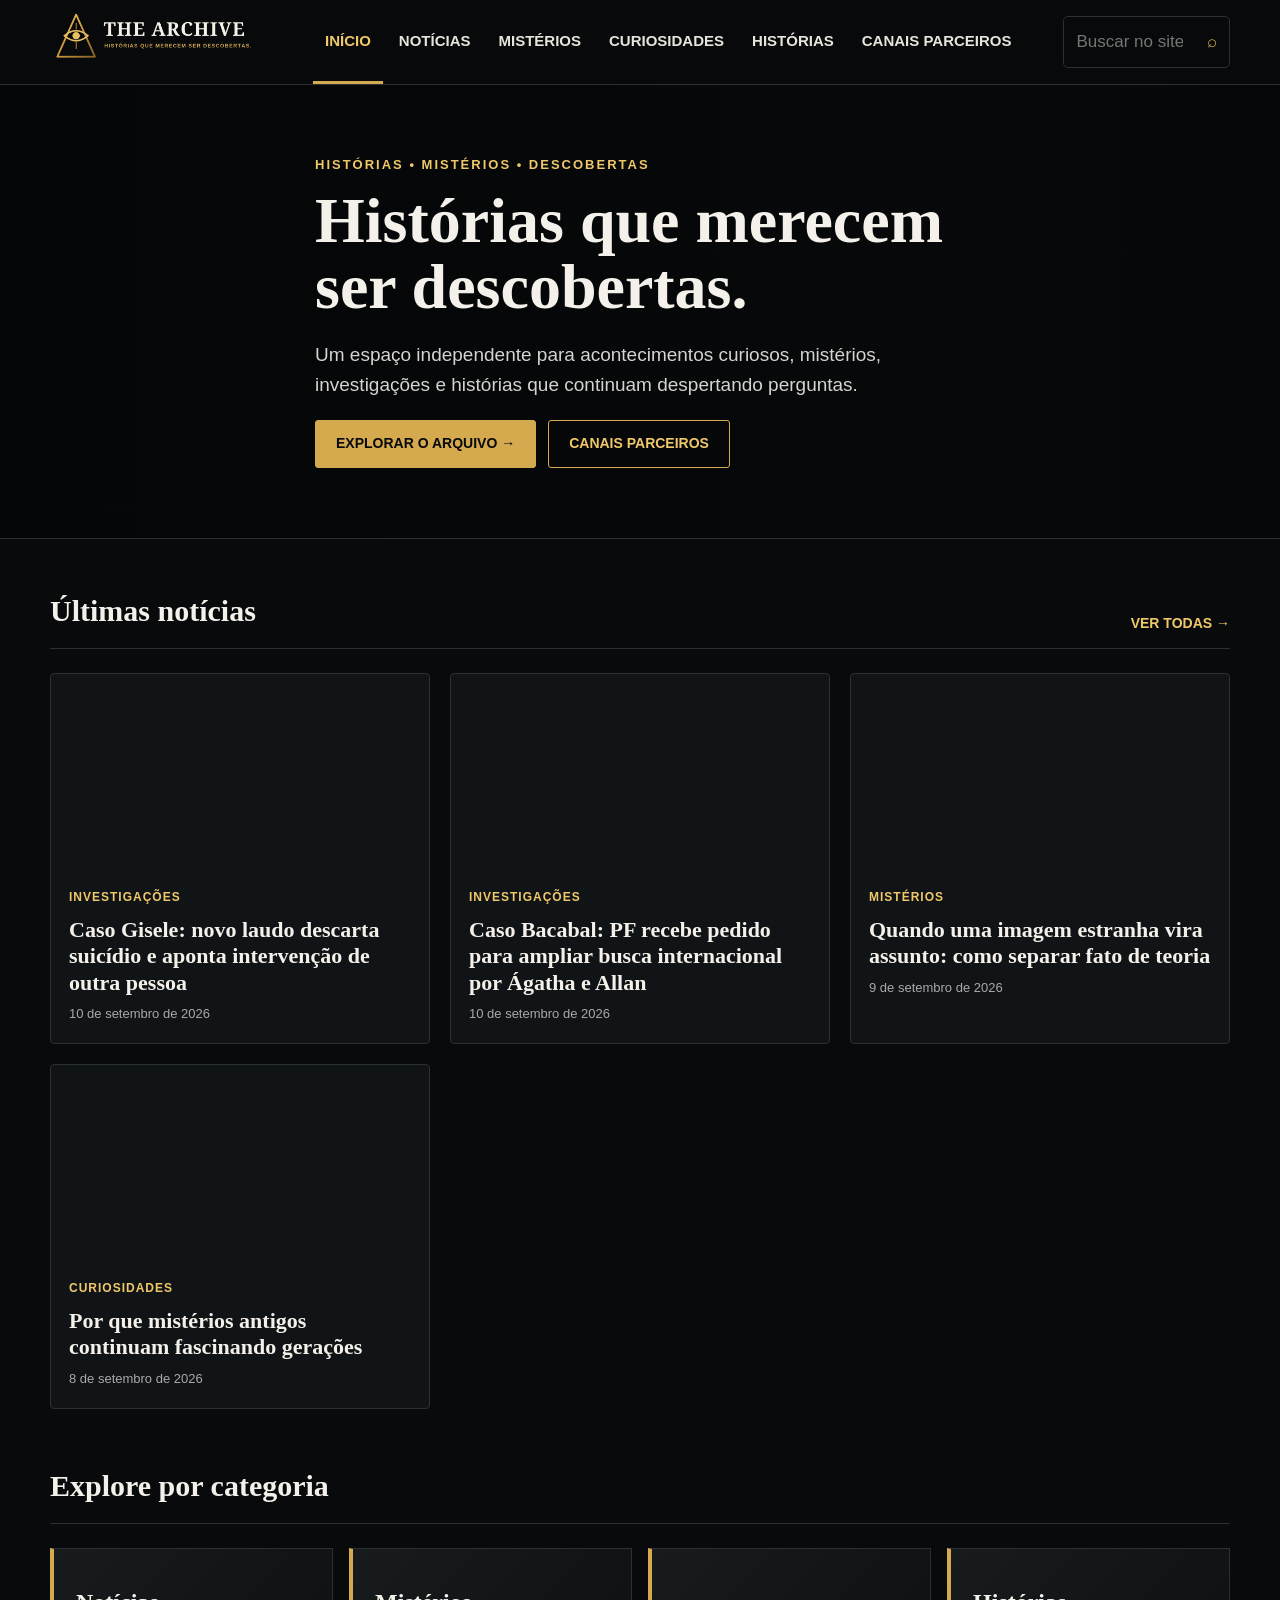
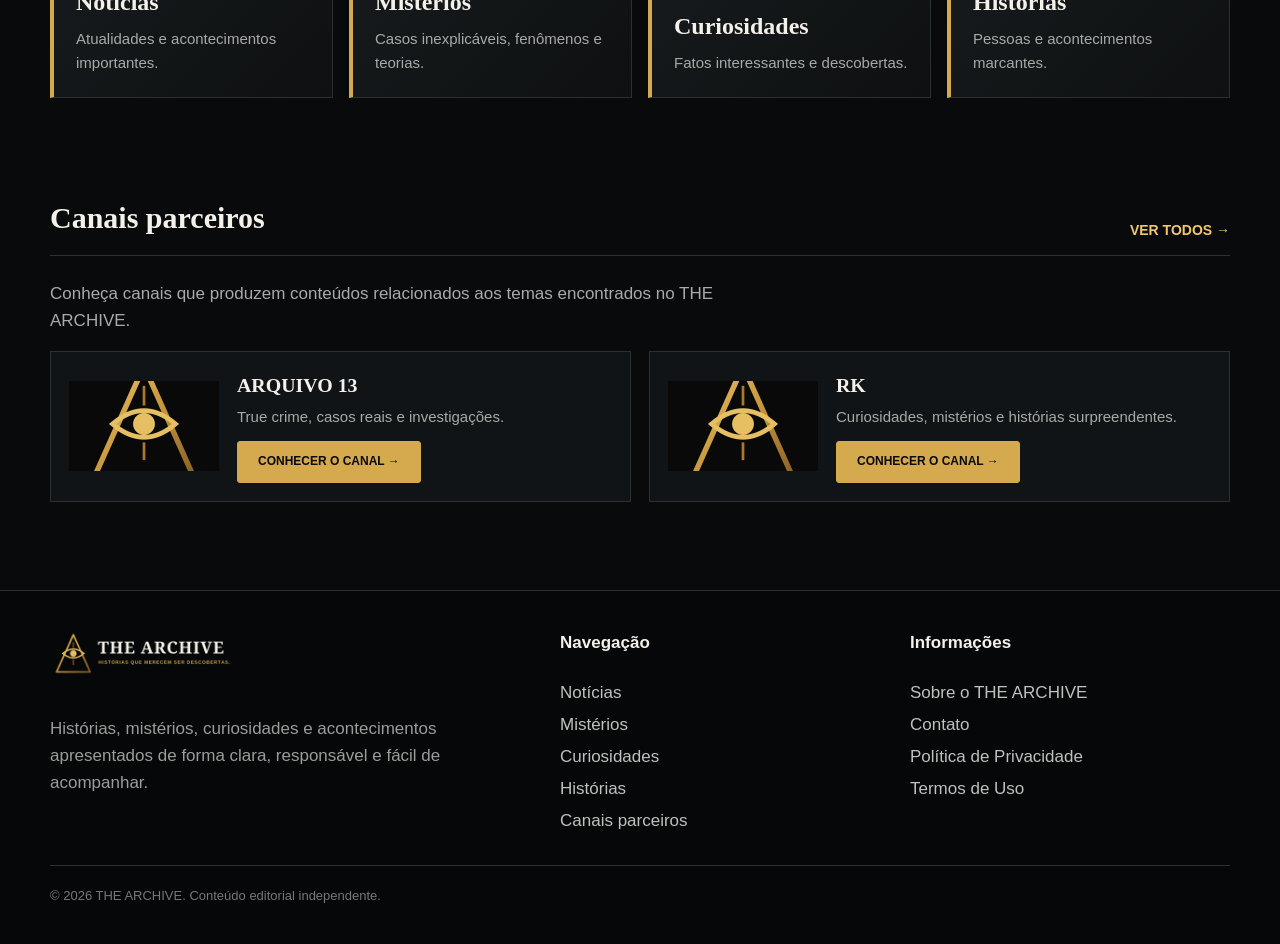
<file: index.html>
<!doctype html><html lang="pt-BR"><head><meta charset="utf-8"><meta name="viewport" content="width=device-width,initial-scale=1"><meta name="description" content="THE ARCHIVE — histórias, mistérios, curiosidades e acontecimentos que merecem ser descobertos."><meta name="theme-color" content="#080a0b"><title>Início | THE ARCHIVE</title><link rel="icon" href="assets/icon.png"><link rel="stylesheet" href="style.css"></head><body>
<header class="topbar"><div class="container nav"><a class="brand" href="index.html" aria-label="THE ARCHIVE — início"><img src="assets/logo.png" alt="THE ARCHIVE — Histórias que merecem ser descobertas."></a><button class="mobile-toggle" aria-label="Abrir menu">MENU</button><nav class="menu"><a class="active" href="index.html">INÍCIO</a><a href="noticias.html">NOTÍCIAS</a><a href="misterios.html">MISTÉRIOS</a><a href="curiosidades.html">CURIOSIDADES</a><a href="historias.html">HISTÓRIAS</a><a href="parceiros.html">CANAIS PARCEIROS</a></nav><form class="search" onsubmit="return false"><input id="site-search" aria-label="Buscar no site" placeholder="Buscar no site..."><button aria-label="Buscar">⌕</button></form></div></header>
<main><section class="hero"><div class="container hero-content"><div class="eyebrow">HISTÓRIAS • MISTÉRIOS • DESCOBERTAS</div><h1>Histórias que merecem ser descobertas.</h1><p>Um espaço independente para acontecimentos curiosos, mistérios, investigações e histórias que continuam despertando perguntas.</p><div style="display:flex;gap:12px;flex-wrap:wrap"><a class="btn" href="noticias.html">EXPLORAR O ARQUIVO →</a><a class="btn ghost" href="parceiros.html">CANAIS PARCEIROS</a></div></div></section>
<section class="section"><div class="container"><div class="section-head"><h2>Últimas notícias</h2><a href="noticias.html">VER TODAS →</a></div><div class="grid" id="latest-news">
<!-- AUTO:NEWS START -->
<a class="card" href="articles/caso-gisele-alves-santana.html"><div class="card-img" style="background-image:url('https://images.metroimg.com/2026/02/gisele-5.jpg')"></div><div class="card-body"><span class="tag">Investigações</span><h3>Caso Gisele: novo laudo descarta suicídio e aponta intervenção de outra pessoa</h3><div class="meta">10 de setembro de 2026</div></div></a>
<a class="card" href="articles/caso-bacabal-agatha-allan.html"><div class="card-img" style="background-image:url('https://www.portalr10.com/media/image_bank/2026/1/thumbs/criancas-desaparecidas-em-bacabal-20260119120538.jpg.1200x0_q70_crop-top.webp')"></div><div class="card-body"><span class="tag">Investigações</span><h3>Caso Bacabal: PF recebe pedido para ampliar busca internacional por Ágatha e Allan</h3><div class="meta">10 de setembro de 2026</div></div></a>
<a class="card" href="articles/objeto-no-ceu.html"><div class="card-img" style="background-image:url('https://images.unsplash.com/photo-1446776811953-b23d57bd21aa?auto=format&fit=crop&w=900&q=80')"></div><div class="card-body"><span class="tag">Mistérios</span><h3>Quando uma imagem estranha vira assunto: como separar fato de teoria</h3><div class="meta">9 de setembro de 2026</div></div></a>
<a class="card" href="articles/monstro-lago-ness.html"><div class="card-img" style="background-image:url('https://images.unsplash.com/photo-1500534623283-312aade485b7?auto=format&fit=crop&w=900&q=80')"></div><div class="card-body"><span class="tag">Curiosidades</span><h3>Por que mistérios antigos continuam fascinando gerações</h3><div class="meta">8 de setembro de 2026</div></div></a>
<!-- AUTO:NEWS END -->
</div></div></section>
<section class="section" style="padding-top:5px"><div class="container"><div class="section-head"><h2>Explore por categoria</h2></div><div class="categories"><a class="cat" href="noticias.html"><h3>Notícias</h3><p>Atualidades e acontecimentos importantes.</p></a><a class="cat" href="misterios.html"><h3>Mistérios</h3><p>Casos inexplicáveis, fenômenos e teorias.</p></a><a class="cat" href="curiosidades.html"><h3>Curiosidades</h3><p>Fatos interessantes e descobertas.</p></a><a class="cat" href="historias.html"><h3>Histórias</h3><p>Pessoas e acontecimentos marcantes.</p></a></div></div></section>
<section class="section"><div class="container"><div class="section-head"><h2>Canais parceiros</h2><a href="parceiros.html">VER TODOS →</a></div><p style="color:#aaa;max-width:700px">Conheça canais que produzem conteúdos relacionados aos temas encontrados no THE ARCHIVE.</p><div class="partners"><div class="partner"><img src="assets/icon.png" alt="Arquivo 13"><div><h3>ARQUIVO 13</h3><p>True crime, casos reais e investigações.</p><a class="btn" href="#">CONHECER O CANAL →</a></div></div><div class="partner"><img src="assets/icon.png" alt="RK"><div><h3>RK</h3><p>Curiosidades, mistérios e histórias surpreendentes.</p><a class="btn" href="#">CONHECER O CANAL →</a></div></div></div></div></section></main>
<footer class="footer"><div class="container footer-grid"><div><img src="assets/logo.png" alt="THE ARCHIVE"><p style="color:#9b9d9a;max-width:430px">Histórias, mistérios, curiosidades e acontecimentos apresentados de forma clara, responsável e fácil de acompanhar.</p></div><div><h4>Navegação</h4><a href="noticias.html">Notícias</a><a href="misterios.html">Mistérios</a><a href="curiosidades.html">Curiosidades</a><a href="historias.html">Histórias</a><a href="parceiros.html">Canais parceiros</a></div><div><h4>Informações</h4><a href="sobre.html">Sobre o THE ARCHIVE</a><a href="contato.html">Contato</a><a href="privacidade.html">Política de Privacidade</a><a href="termos.html">Termos de Uso</a></div></div><div class="container copyright">© 2026 THE ARCHIVE. Conteúdo editorial independente.</div></footer><script src="app.js"></script></body></html>
</file>
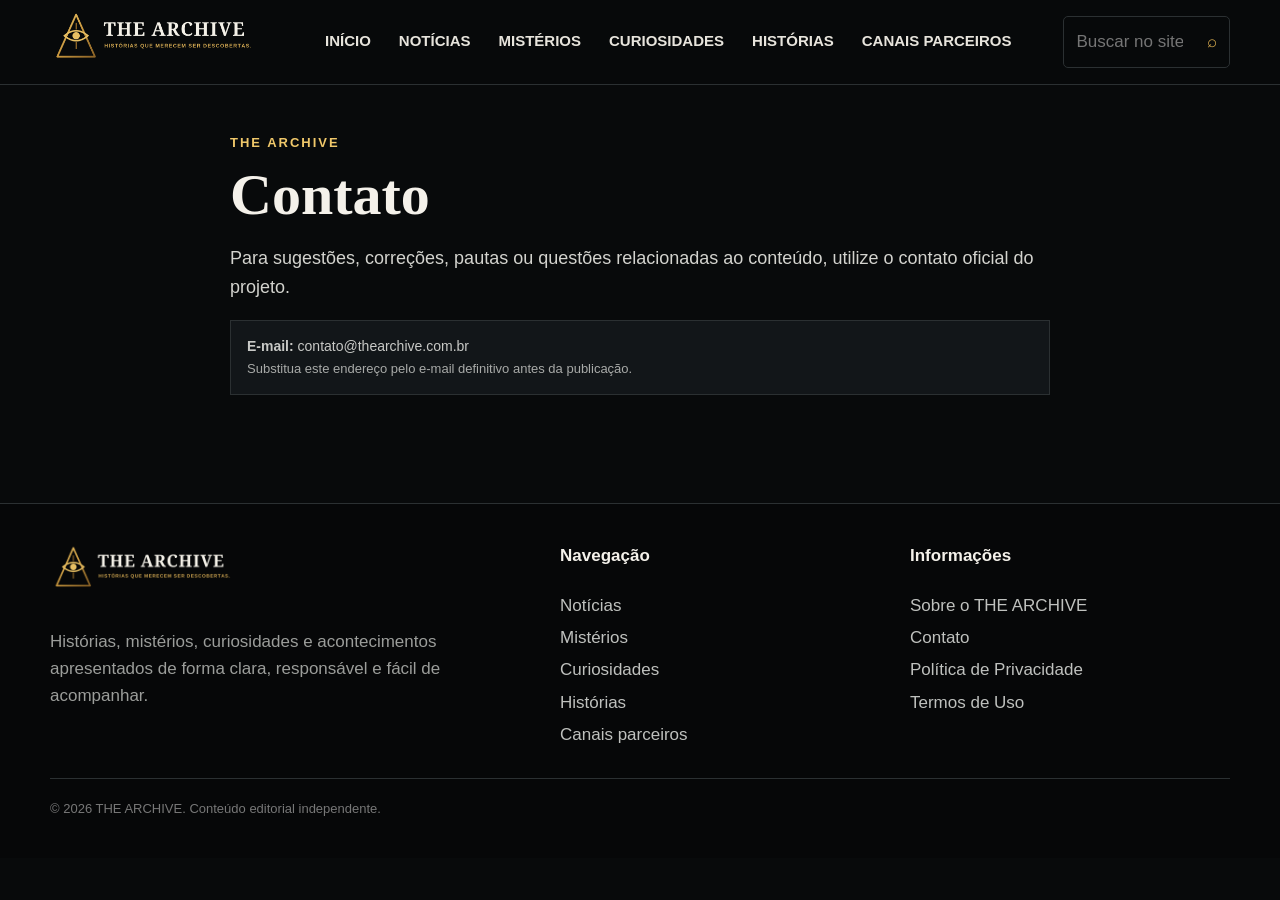
<file: contato.html>
<!doctype html><html lang="pt-BR"><head><meta charset="utf-8"><meta name="viewport" content="width=device-width,initial-scale=1"><meta name="description" content="THE ARCHIVE — histórias, mistérios, curiosidades e acontecimentos que merecem ser descobertos."><meta name="theme-color" content="#080a0b"><title>Contato | THE ARCHIVE</title><link rel="icon" href="assets/icon.png"><link rel="stylesheet" href="style.css"></head><body><header class="topbar"><div class="container nav"><a class="brand" href="index.html" aria-label="THE ARCHIVE — início"><img src="assets/logo.png" alt="THE ARCHIVE — Histórias que merecem ser descobertas."></a><button class="mobile-toggle" aria-label="Abrir menu">MENU</button><nav class="menu"><a class="" href="index.html">INÍCIO</a><a class="" href="noticias.html">NOTÍCIAS</a><a class="" href="misterios.html">MISTÉRIOS</a><a class="" href="curiosidades.html">CURIOSIDADES</a><a class="" href="historias.html">HISTÓRIAS</a><a class="" href="parceiros.html">CANAIS PARCEIROS</a></nav><form class="search" onsubmit="return false"><input id="site-search" aria-label="Buscar no site" placeholder="Buscar no site..."><button aria-label="Buscar">⌕</button></form></div></header><main class="section"><div class="container article"><div class="eyebrow">THE ARCHIVE</div><h1>Contato</h1><div class="article-body"><p>Para sugestões, correções, pautas ou questões relacionadas ao conteúdo, utilize o contato oficial do projeto.</p><div class="notice"><strong>E-mail:</strong> contato@thearchive.com.br<br><span class="meta">Substitua este endereço pelo e-mail definitivo antes da publicação.</span></div></div></div></main><footer class="footer"><div class="container footer-grid"><div><img src="assets/logo.png" alt="THE ARCHIVE"><p style="color:#9b9d9a;max-width:430px">Histórias, mistérios, curiosidades e acontecimentos apresentados de forma clara, responsável e fácil de acompanhar.</p></div><div><h4>Navegação</h4><a href="noticias.html">Notícias</a><a href="misterios.html">Mistérios</a><a href="curiosidades.html">Curiosidades</a><a href="historias.html">Histórias</a><a href="parceiros.html">Canais parceiros</a></div><div><h4>Informações</h4><a href="sobre.html">Sobre o THE ARCHIVE</a><a href="contato.html">Contato</a><a href="privacidade.html">Política de Privacidade</a><a href="termos.html">Termos de Uso</a></div></div><div class="container copyright">© 2026 THE ARCHIVE. Conteúdo editorial independente.</div></footer><script src="app.js"></script></body></html>
</file>
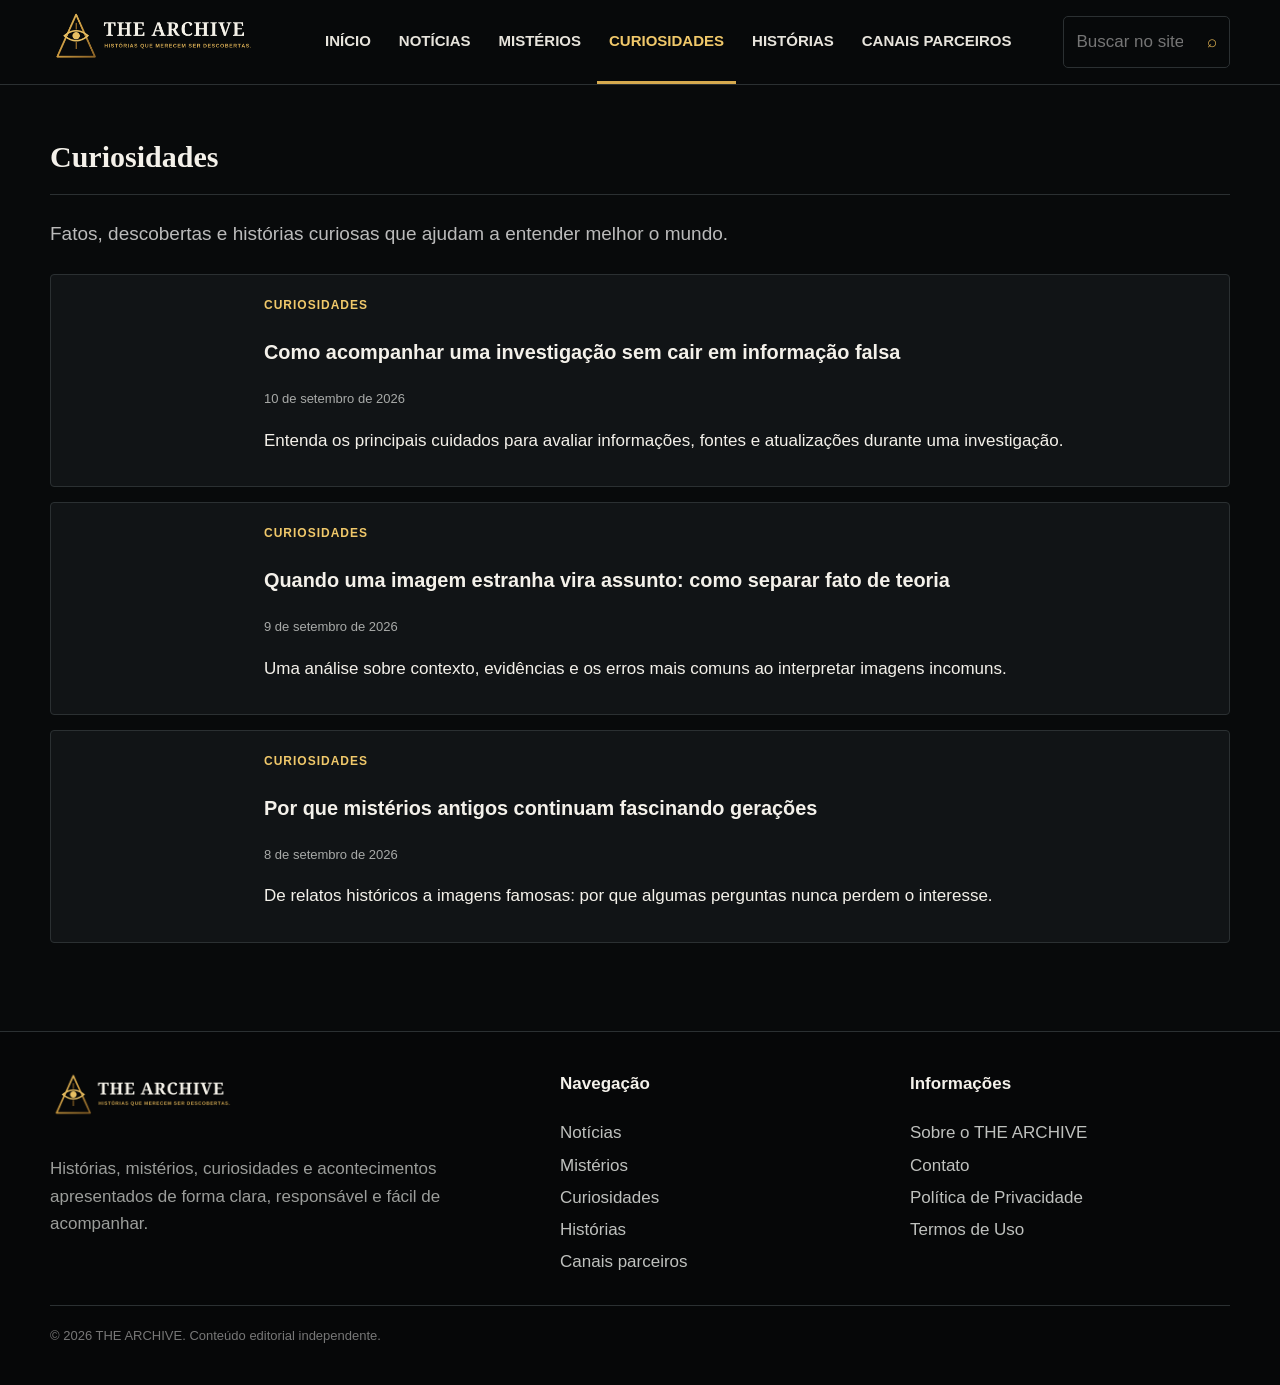
<file: curiosidades.html>
<!doctype html><html lang="pt-BR"><head><meta charset="utf-8"><meta name="viewport" content="width=device-width,initial-scale=1"><meta name="description" content="THE ARCHIVE — histórias, mistérios, curiosidades e acontecimentos que merecem ser descobertos."><meta name="theme-color" content="#080a0b"><title>Curiosidades | THE ARCHIVE</title><link rel="icon" href="assets/icon.png"><link rel="stylesheet" href="style.css"></head><body><header class="topbar"><div class="container nav"><a class="brand" href="index.html" aria-label="THE ARCHIVE — início"><img src="assets/logo.png" alt="THE ARCHIVE — Histórias que merecem ser descobertas."></a><button class="mobile-toggle" aria-label="Abrir menu">MENU</button><nav class="menu"><a class="" href="index.html">INÍCIO</a><a class="" href="noticias.html">NOTÍCIAS</a><a class="" href="misterios.html">MISTÉRIOS</a><a class="active" href="curiosidades.html">CURIOSIDADES</a><a class="" href="historias.html">HISTÓRIAS</a><a class="" href="parceiros.html">CANAIS PARCEIROS</a></nav><form class="search" onsubmit="return false"><input id="site-search" aria-label="Buscar no site" placeholder="Buscar no site..."><button aria-label="Buscar">⌕</button></form></div></header><main class="section"><div class="container"><div class="section-head"><h2>Curiosidades</h2></div><p style="color:#bbb;max-width:760px;font-size:19px">Fatos, descobertas e histórias curiosas que ajudam a entender melhor o mundo.</p><div class="list" style="margin-top:25px"><a class="list-item" href="articles/caso-vitoria.html"><div class="card-img" style="background-image:url('https://images.unsplash.com/photo-1516321318423-f06f85e504b3?auto=format&fit=crop&w=700&q=80')"></div><div><span class="tag">Curiosidades</span><h3>Como acompanhar uma investigação sem cair em informação falsa</h3><div class="meta">10 de setembro de 2026</div><p>Entenda os principais cuidados para avaliar informações, fontes e atualizações durante uma investigação.</p></div></a>
<a class="list-item" href="articles/objeto-no-ceu.html"><div class="card-img" style="background-image:url('https://images.unsplash.com/photo-1446776811953-b23d57bd21aa?auto=format&fit=crop&w=700&q=80')"></div><div><span class="tag">Curiosidades</span><h3>Quando uma imagem estranha vira assunto: como separar fato de teoria</h3><div class="meta">9 de setembro de 2026</div><p>Uma análise sobre contexto, evidências e os erros mais comuns ao interpretar imagens incomuns.</p></div></a>
<a class="list-item" href="articles/monstro-lago-ness.html"><div class="card-img" style="background-image:url('https://images.unsplash.com/photo-1500534623283-312aade485b7?auto=format&fit=crop&w=700&q=80')"></div><div><span class="tag">Curiosidades</span><h3>Por que mistérios antigos continuam fascinando gerações</h3><div class="meta">8 de setembro de 2026</div><p>De relatos históricos a imagens famosas: por que algumas perguntas nunca perdem o interesse.</p></div></a></div></div></main><footer class="footer"><div class="container footer-grid"><div><img src="assets/logo.png" alt="THE ARCHIVE"><p style="color:#9b9d9a;max-width:430px">Histórias, mistérios, curiosidades e acontecimentos apresentados de forma clara, responsável e fácil de acompanhar.</p></div><div><h4>Navegação</h4><a href="noticias.html">Notícias</a><a href="misterios.html">Mistérios</a><a href="curiosidades.html">Curiosidades</a><a href="historias.html">Histórias</a><a href="parceiros.html">Canais parceiros</a></div><div><h4>Informações</h4><a href="sobre.html">Sobre o THE ARCHIVE</a><a href="contato.html">Contato</a><a href="privacidade.html">Política de Privacidade</a><a href="termos.html">Termos de Uso</a></div></div><div class="container copyright">© 2026 THE ARCHIVE. Conteúdo editorial independente.</div></footer><script src="app.js"></script></body></html>
</file>
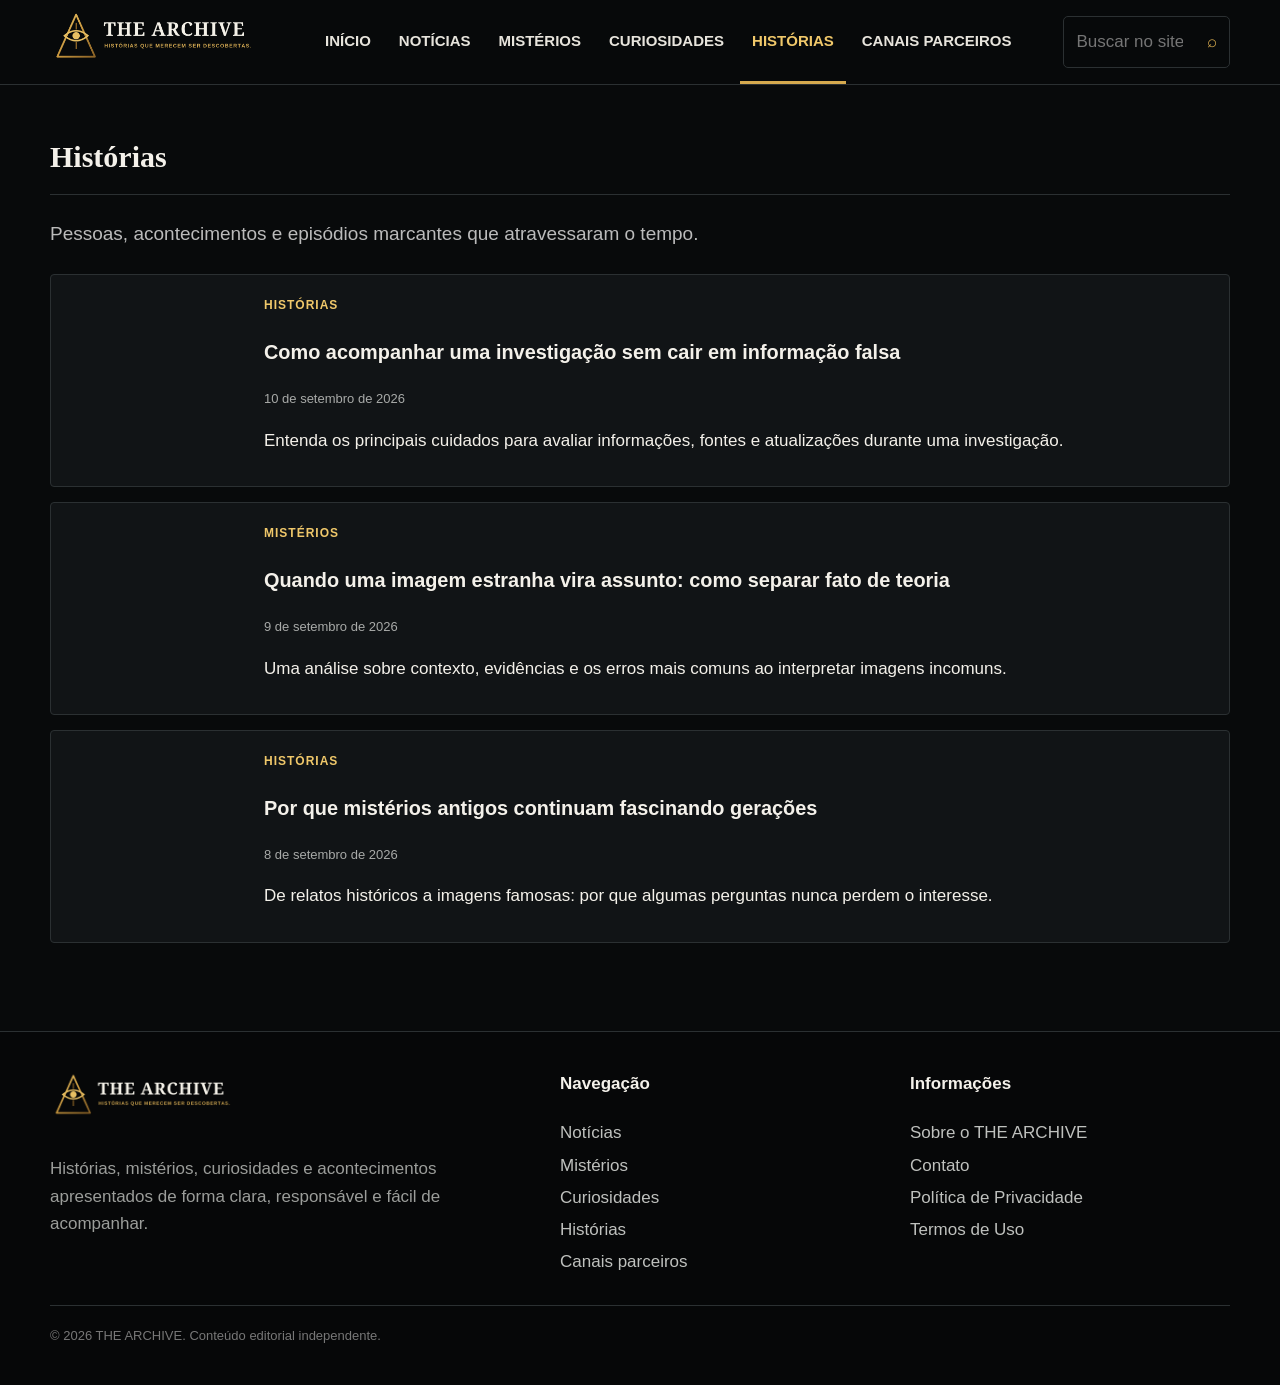
<file: historias.html>
<!doctype html><html lang="pt-BR"><head><meta charset="utf-8"><meta name="viewport" content="width=device-width,initial-scale=1"><meta name="description" content="THE ARCHIVE — histórias, mistérios, curiosidades e acontecimentos que merecem ser descobertos."><meta name="theme-color" content="#080a0b"><title>Histórias | THE ARCHIVE</title><link rel="icon" href="assets/icon.png"><link rel="stylesheet" href="style.css"></head><body><header class="topbar"><div class="container nav"><a class="brand" href="index.html" aria-label="THE ARCHIVE — início"><img src="assets/logo.png" alt="THE ARCHIVE — Histórias que merecem ser descobertas."></a><button class="mobile-toggle" aria-label="Abrir menu">MENU</button><nav class="menu"><a class="" href="index.html">INÍCIO</a><a class="" href="noticias.html">NOTÍCIAS</a><a class="" href="misterios.html">MISTÉRIOS</a><a class="" href="curiosidades.html">CURIOSIDADES</a><a class="active" href="historias.html">HISTÓRIAS</a><a class="" href="parceiros.html">CANAIS PARCEIROS</a></nav><form class="search" onsubmit="return false"><input id="site-search" aria-label="Buscar no site" placeholder="Buscar no site..."><button aria-label="Buscar">⌕</button></form></div></header><main class="section"><div class="container"><div class="section-head"><h2>Histórias</h2></div><p style="color:#bbb;max-width:760px;font-size:19px">Pessoas, acontecimentos e episódios marcantes que atravessaram o tempo.</p><div class="list" style="margin-top:25px"><a class="list-item" href="articles/caso-vitoria.html"><div class="card-img" style="background-image:url('https://images.unsplash.com/photo-1516321318423-f06f85e504b3?auto=format&fit=crop&w=700&q=80')"></div><div><span class="tag">Histórias</span><h3>Como acompanhar uma investigação sem cair em informação falsa</h3><div class="meta">10 de setembro de 2026</div><p>Entenda os principais cuidados para avaliar informações, fontes e atualizações durante uma investigação.</p></div></a>
<a class="list-item" href="articles/objeto-no-ceu.html"><div class="card-img" style="background-image:url('https://images.unsplash.com/photo-1446776811953-b23d57bd21aa?auto=format&fit=crop&w=700&q=80')"></div><div><span class="tag">Mistérios</span><h3>Quando uma imagem estranha vira assunto: como separar fato de teoria</h3><div class="meta">9 de setembro de 2026</div><p>Uma análise sobre contexto, evidências e os erros mais comuns ao interpretar imagens incomuns.</p></div></a>
<a class="list-item" href="articles/monstro-lago-ness.html"><div class="card-img" style="background-image:url('https://images.unsplash.com/photo-1500534623283-312aade485b7?auto=format&fit=crop&w=700&q=80')"></div><div><span class="tag">Histórias</span><h3>Por que mistérios antigos continuam fascinando gerações</h3><div class="meta">8 de setembro de 2026</div><p>De relatos históricos a imagens famosas: por que algumas perguntas nunca perdem o interesse.</p></div></a></div></div></main><footer class="footer"><div class="container footer-grid"><div><img src="assets/logo.png" alt="THE ARCHIVE"><p style="color:#9b9d9a;max-width:430px">Histórias, mistérios, curiosidades e acontecimentos apresentados de forma clara, responsável e fácil de acompanhar.</p></div><div><h4>Navegação</h4><a href="noticias.html">Notícias</a><a href="misterios.html">Mistérios</a><a href="curiosidades.html">Curiosidades</a><a href="historias.html">Histórias</a><a href="parceiros.html">Canais parceiros</a></div><div><h4>Informações</h4><a href="sobre.html">Sobre o THE ARCHIVE</a><a href="contato.html">Contato</a><a href="privacidade.html">Política de Privacidade</a><a href="termos.html">Termos de Uso</a></div></div><div class="container copyright">© 2026 THE ARCHIVE. Conteúdo editorial independente.</div></footer><script src="app.js"></script></body></html>
</file>
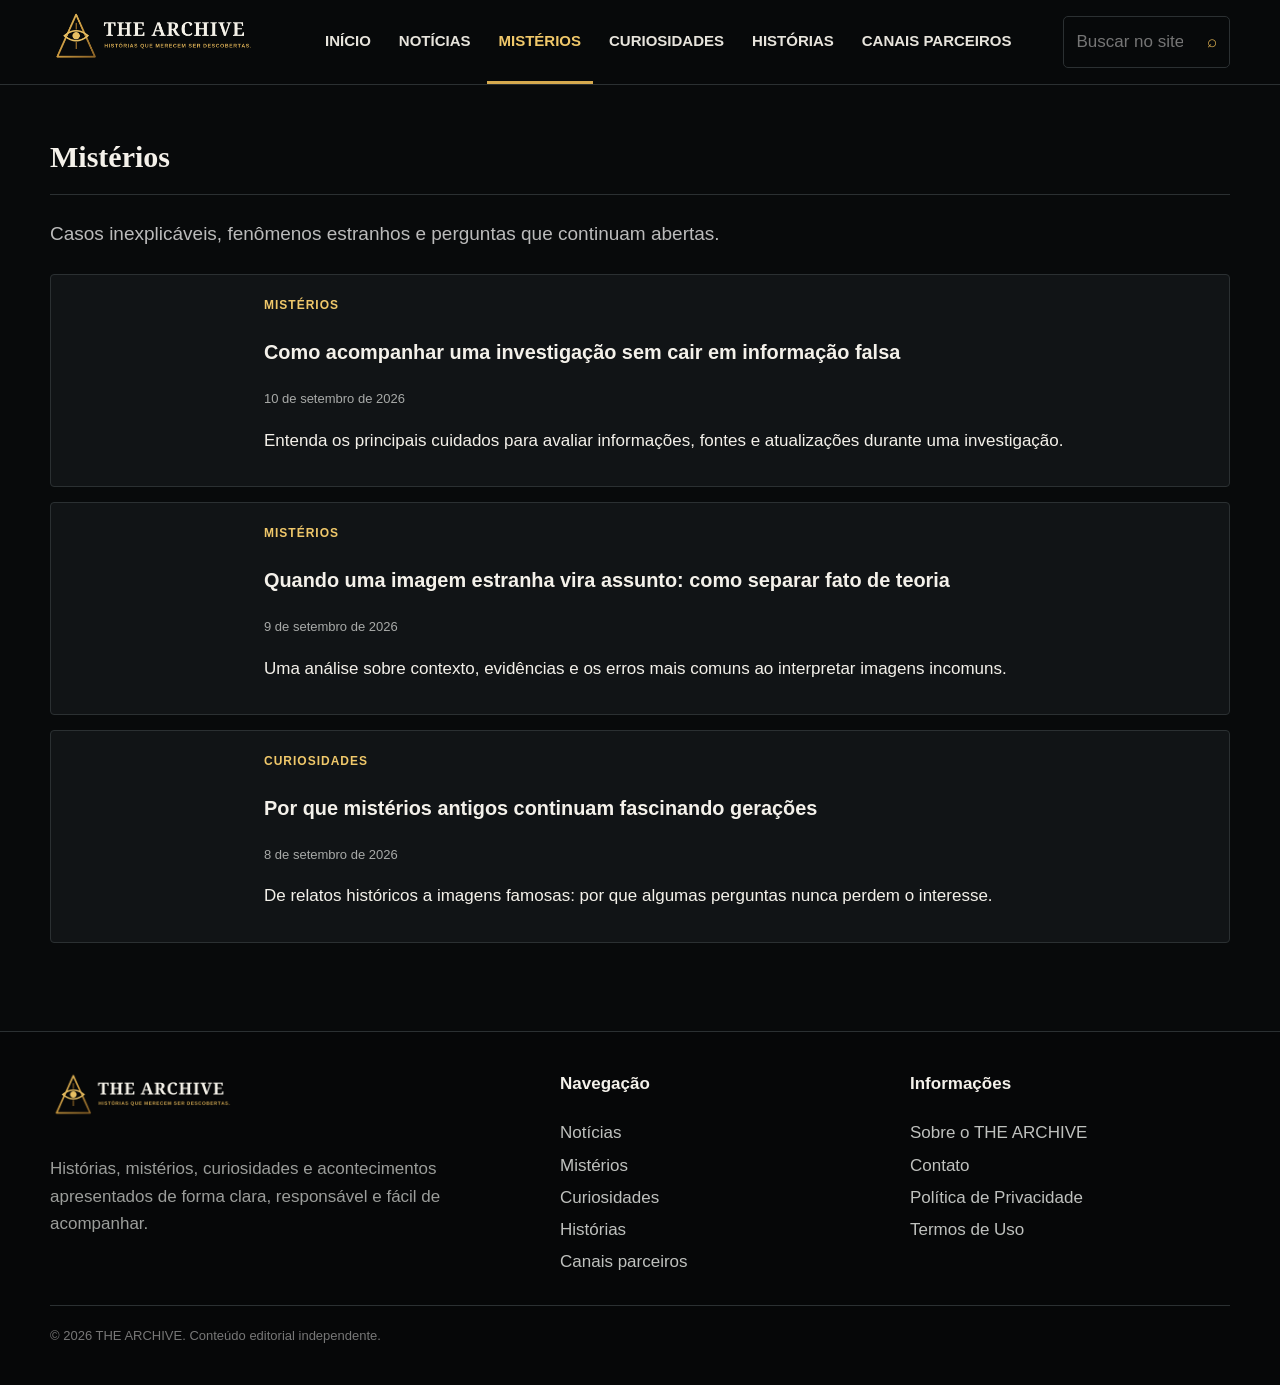
<file: misterios.html>
<!doctype html><html lang="pt-BR"><head><meta charset="utf-8"><meta name="viewport" content="width=device-width,initial-scale=1"><meta name="description" content="THE ARCHIVE — histórias, mistérios, curiosidades e acontecimentos que merecem ser descobertos."><meta name="theme-color" content="#080a0b"><title>Mistérios | THE ARCHIVE</title><link rel="icon" href="assets/icon.png"><link rel="stylesheet" href="style.css"></head><body><header class="topbar"><div class="container nav"><a class="brand" href="index.html" aria-label="THE ARCHIVE — início"><img src="assets/logo.png" alt="THE ARCHIVE — Histórias que merecem ser descobertas."></a><button class="mobile-toggle" aria-label="Abrir menu">MENU</button><nav class="menu"><a class="" href="index.html">INÍCIO</a><a class="" href="noticias.html">NOTÍCIAS</a><a class="active" href="misterios.html">MISTÉRIOS</a><a class="" href="curiosidades.html">CURIOSIDADES</a><a class="" href="historias.html">HISTÓRIAS</a><a class="" href="parceiros.html">CANAIS PARCEIROS</a></nav><form class="search" onsubmit="return false"><input id="site-search" aria-label="Buscar no site" placeholder="Buscar no site..."><button aria-label="Buscar">⌕</button></form></div></header><main class="section"><div class="container"><div class="section-head"><h2>Mistérios</h2></div><p style="color:#bbb;max-width:760px;font-size:19px">Casos inexplicáveis, fenômenos estranhos e perguntas que continuam abertas.</p><div class="list" style="margin-top:25px"><a class="list-item" href="articles/caso-vitoria.html"><div class="card-img" style="background-image:url('https://images.unsplash.com/photo-1516321318423-f06f85e504b3?auto=format&fit=crop&w=700&q=80')"></div><div><span class="tag">Mistérios</span><h3>Como acompanhar uma investigação sem cair em informação falsa</h3><div class="meta">10 de setembro de 2026</div><p>Entenda os principais cuidados para avaliar informações, fontes e atualizações durante uma investigação.</p></div></a>
<a class="list-item" href="articles/objeto-no-ceu.html"><div class="card-img" style="background-image:url('https://images.unsplash.com/photo-1446776811953-b23d57bd21aa?auto=format&fit=crop&w=700&q=80')"></div><div><span class="tag">Mistérios</span><h3>Quando uma imagem estranha vira assunto: como separar fato de teoria</h3><div class="meta">9 de setembro de 2026</div><p>Uma análise sobre contexto, evidências e os erros mais comuns ao interpretar imagens incomuns.</p></div></a>
<a class="list-item" href="articles/monstro-lago-ness.html"><div class="card-img" style="background-image:url('https://images.unsplash.com/photo-1500534623283-312aade485b7?auto=format&fit=crop&w=700&q=80')"></div><div><span class="tag">Curiosidades</span><h3>Por que mistérios antigos continuam fascinando gerações</h3><div class="meta">8 de setembro de 2026</div><p>De relatos históricos a imagens famosas: por que algumas perguntas nunca perdem o interesse.</p></div></a></div></div></main><footer class="footer"><div class="container footer-grid"><div><img src="assets/logo.png" alt="THE ARCHIVE"><p style="color:#9b9d9a;max-width:430px">Histórias, mistérios, curiosidades e acontecimentos apresentados de forma clara, responsável e fácil de acompanhar.</p></div><div><h4>Navegação</h4><a href="noticias.html">Notícias</a><a href="misterios.html">Mistérios</a><a href="curiosidades.html">Curiosidades</a><a href="historias.html">Histórias</a><a href="parceiros.html">Canais parceiros</a></div><div><h4>Informações</h4><a href="sobre.html">Sobre o THE ARCHIVE</a><a href="contato.html">Contato</a><a href="privacidade.html">Política de Privacidade</a><a href="termos.html">Termos de Uso</a></div></div><div class="container copyright">© 2026 THE ARCHIVE. Conteúdo editorial independente.</div></footer><script src="app.js"></script></body></html>
</file>
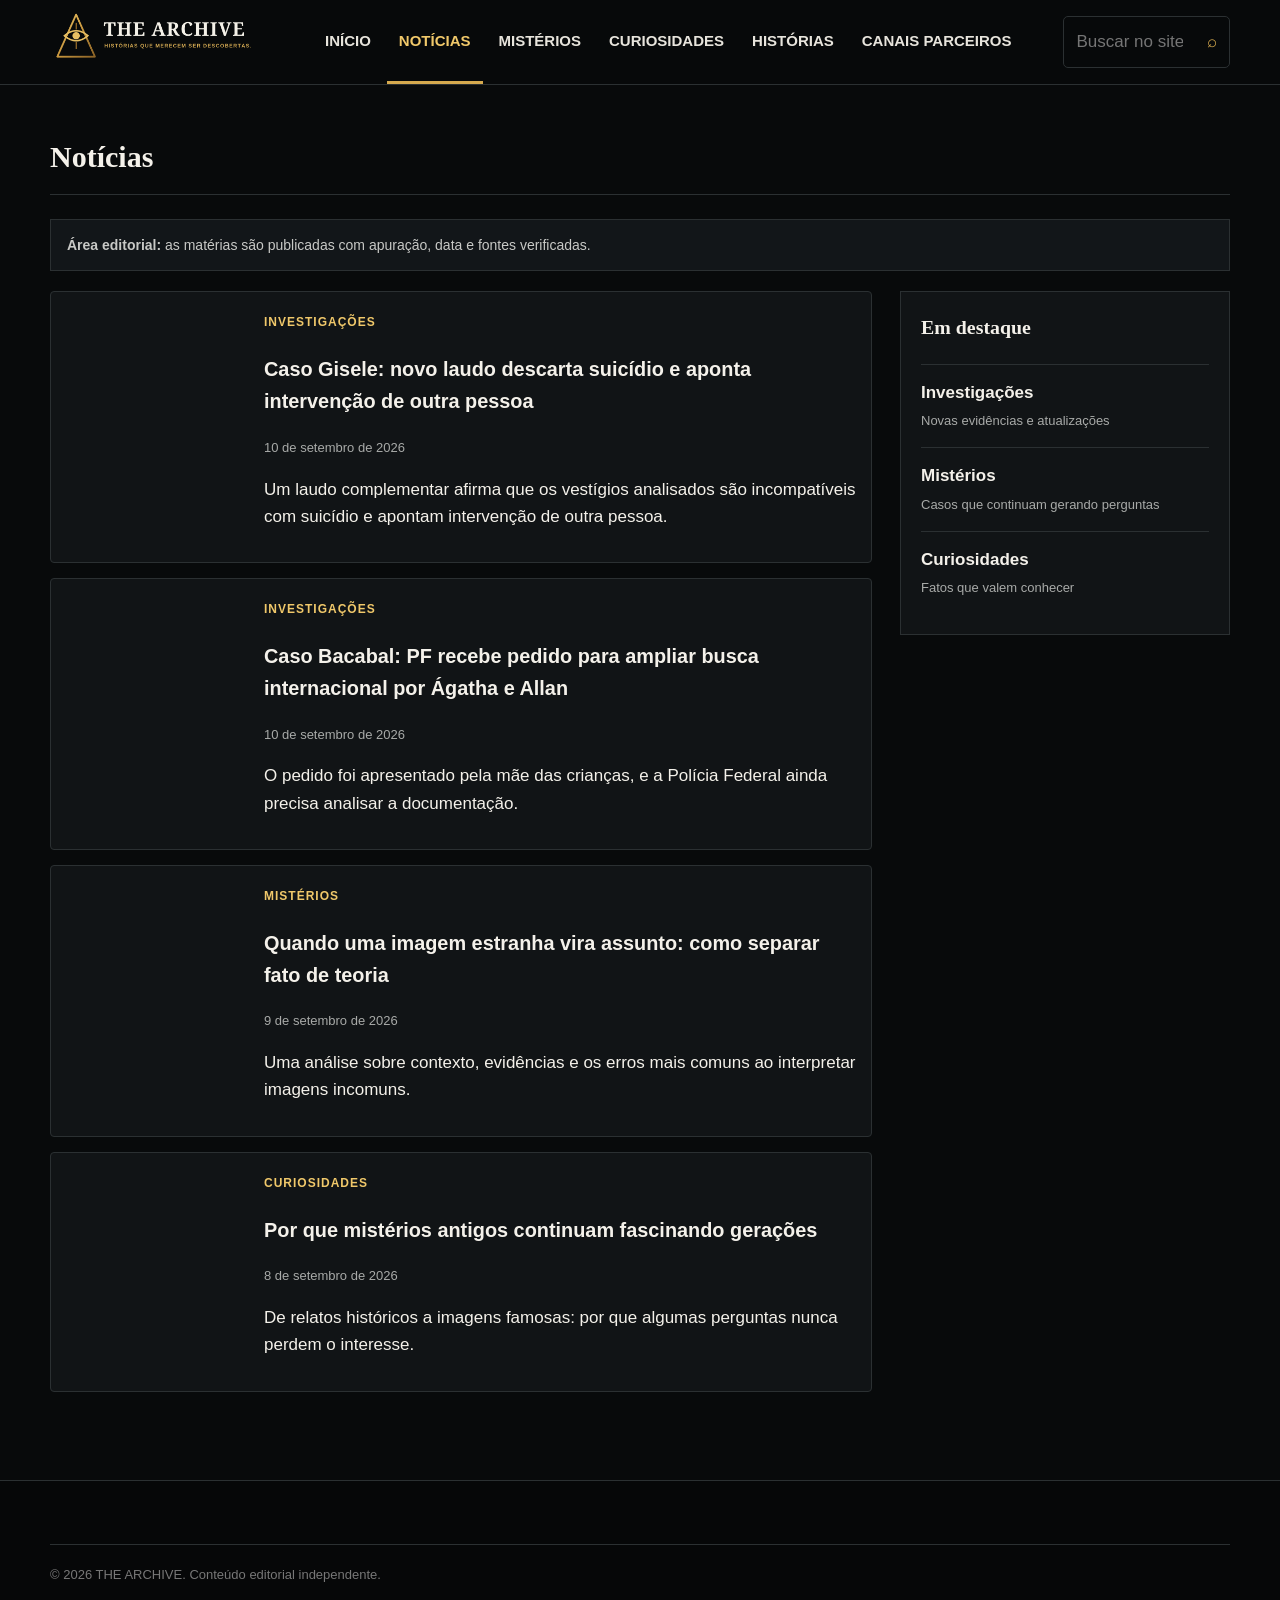
<file: noticias.html>
<!doctype html><html lang="pt-BR"><head><meta charset="utf-8"><meta name="viewport" content="width=device-width,initial-scale=1"><meta name="description" content="Notícias e investigações do THE ARCHIVE."><title>Notícias | THE ARCHIVE</title><link rel="icon" href="assets/icon.png"><link rel="stylesheet" href="style.css"></head><body><header class="topbar"><div class="container nav"><a class="brand" href="index.html"><img src="assets/logo.png" alt="THE ARCHIVE — Histórias que merecem ser descobertas."></a><button class="mobile-toggle" aria-label="Abrir menu">MENU</button><nav class="menu"><a href="index.html">INÍCIO</a><a class="active" href="noticias.html">NOTÍCIAS</a><a href="misterios.html">MISTÉRIOS</a><a href="curiosidades.html">CURIOSIDADES</a><a href="historias.html">HISTÓRIAS</a><a href="parceiros.html">CANAIS PARCEIROS</a></nav><form class="search" onsubmit="return false"><input id="site-search" aria-label="Buscar no site" placeholder="Buscar no site..."><button aria-label="Buscar">⌕</button></form></div></header><main class="section"><div class="container"><div class="section-head"><h2>Notícias</h2></div><div class="notice"><strong>Área editorial:</strong> as matérias são publicadas com apuração, data e fontes verificadas.</div><div class="layout"><div class="list" id="news-list"><!-- AUTO:NEWS START --><a class="list-item" href="articles/caso-gisele-alves-santana.html"><div class="card-img" style="background-image:url('https://images.metroimg.com/2026/02/gisele-5.jpg')"></div><div><span class="tag">Investigações</span><h3>Caso Gisele: novo laudo descarta suicídio e aponta intervenção de outra pessoa</h3><div class="meta">10 de setembro de 2026</div><p>Um laudo complementar afirma que os vestígios analisados são incompatíveis com suicídio e apontam intervenção de outra pessoa.</p></div></a><a class="list-item" href="articles/caso-bacabal-agatha-allan.html"><div class="card-img" style="background-image:url('https://www.portalr10.com/media/image_bank/2026/1/thumbs/criancas-desaparecidas-em-bacabal-20260119120538.jpg.1200x0_q70_crop-top.webp')"></div><div><span class="tag">Investigações</span><h3>Caso Bacabal: PF recebe pedido para ampliar busca internacional por Ágatha e Allan</h3><div class="meta">10 de setembro de 2026</div><p>O pedido foi apresentado pela mãe das crianças, e a Polícia Federal ainda precisa analisar a documentação.</p></div></a><a class="list-item" href="articles/objeto-no-ceu.html"><div class="card-img" style="background-image:url('https://images.unsplash.com/photo-1446776811953-b23d57bd21aa?auto=format&fit=crop&w=700&q=80')"></div><div><span class="tag">Mistérios</span><h3>Quando uma imagem estranha vira assunto: como separar fato de teoria</h3><div class="meta">9 de setembro de 2026</div><p>Uma análise sobre contexto, evidências e os erros mais comuns ao interpretar imagens incomuns.</p></div></a><a class="list-item" href="articles/monstro-lago-ness.html"><div class="card-img" style="background-image:url('https://images.unsplash.com/photo-1500534623283-312aade485b7?auto=format&fit=crop&w=700&q=80')"></div><div><span class="tag">Curiosidades</span><h3>Por que mistérios antigos continuam fascinando gerações</h3><div class="meta">8 de setembro de 2026</div><p>De relatos históricos a imagens famosas: por que algumas perguntas nunca perdem o interesse.</p></div></a><!-- AUTO:NEWS END --></div><aside class="sidebar"><h3>Em destaque</h3><div class="side-link"><strong>Investigações</strong><span class="meta">Novas evidências e atualizações</span></div><div class="side-link"><strong>Mistérios</strong><span class="meta">Casos que continuam gerando perguntas</span></div><div class="side-link"><strong>Curiosidades</strong><span class="meta">Fatos que valem conhecer</span></div></aside></div></div></main><footer class="footer"><div class="container copyright">© 2026 THE ARCHIVE. Conteúdo editorial independente.</div></footer><script src="app.js"></script></body></html>
</file>
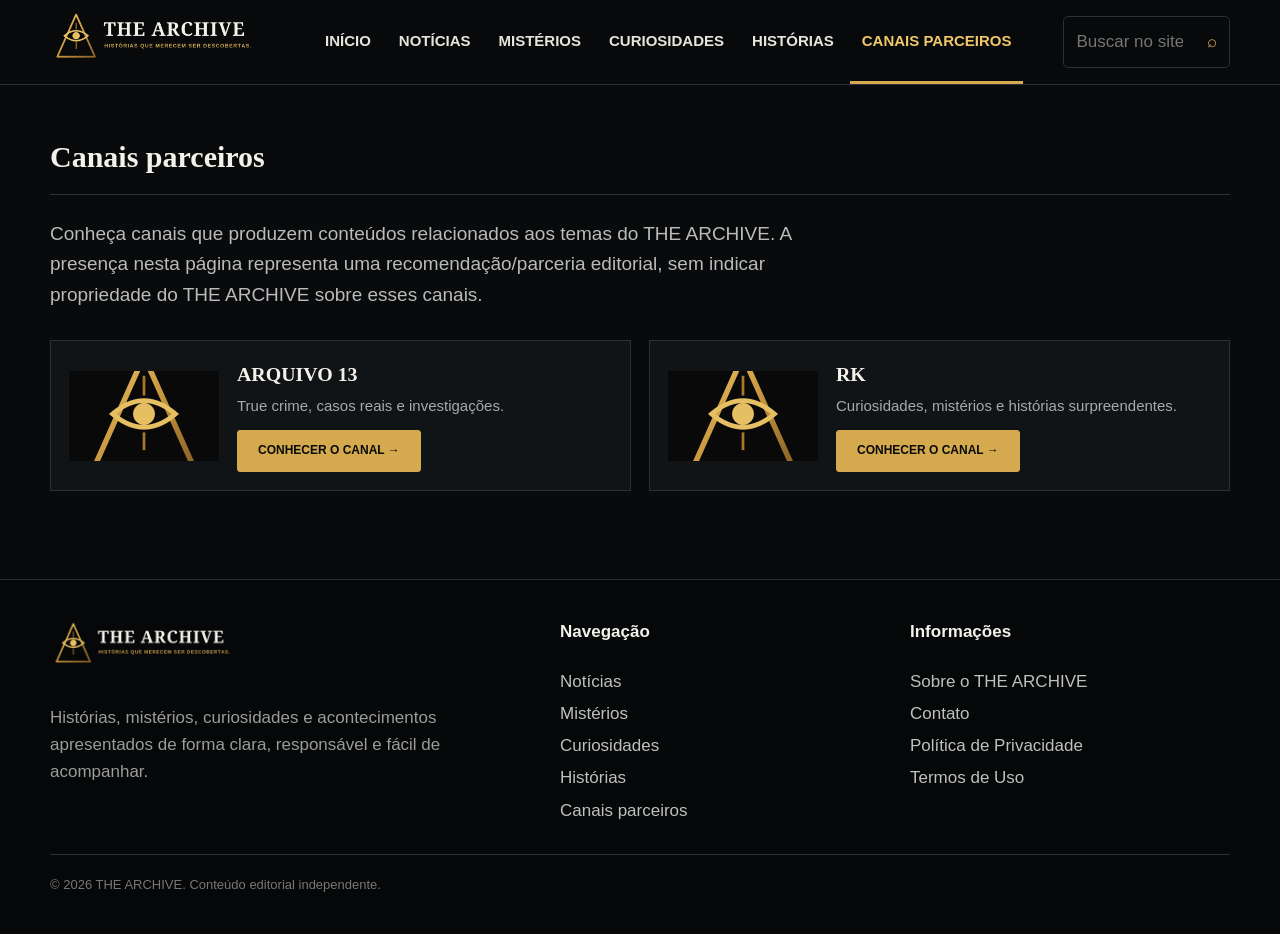
<file: parceiros.html>
<!doctype html><html lang="pt-BR"><head><meta charset="utf-8"><meta name="viewport" content="width=device-width,initial-scale=1"><meta name="description" content="THE ARCHIVE — histórias, mistérios, curiosidades e acontecimentos que merecem ser descobertos."><meta name="theme-color" content="#080a0b"><title>Canais parceiros | THE ARCHIVE</title><link rel="icon" href="assets/icon.png"><link rel="stylesheet" href="style.css"></head><body><header class="topbar"><div class="container nav"><a class="brand" href="index.html" aria-label="THE ARCHIVE — início"><img src="assets/logo.png" alt="THE ARCHIVE — Histórias que merecem ser descobertas."></a><button class="mobile-toggle" aria-label="Abrir menu">MENU</button><nav class="menu"><a class="" href="index.html">INÍCIO</a><a class="" href="noticias.html">NOTÍCIAS</a><a class="" href="misterios.html">MISTÉRIOS</a><a class="" href="curiosidades.html">CURIOSIDADES</a><a class="" href="historias.html">HISTÓRIAS</a><a class="active" href="parceiros.html">CANAIS PARCEIROS</a></nav><form class="search" onsubmit="return false"><input id="site-search" aria-label="Buscar no site" placeholder="Buscar no site..."><button aria-label="Buscar">⌕</button></form></div></header><main class="section"><div class="container"><div class="section-head"><h2>Canais parceiros</h2></div><p style="color:#bbb;max-width:760px;font-size:19px">Conheça canais que produzem conteúdos relacionados aos temas do THE ARCHIVE. A presença nesta página representa uma recomendação/parceria editorial, sem indicar propriedade do THE ARCHIVE sobre esses canais.</p><div class="partners" style="margin-top:30px"><div class="partner"><img src="assets/icon.png" alt="ARQUIVO 13"><div><h3>ARQUIVO 13</h3><p>True crime, casos reais e investigações.</p><a class="btn" href="#">CONHECER O CANAL →</a></div></div><div class="partner"><img src="assets/icon.png" alt="RK"><div><h3>RK</h3><p>Curiosidades, mistérios e histórias surpreendentes.</p><a class="btn" href="#">CONHECER O CANAL →</a></div></div></div></div></main><footer class="footer"><div class="container footer-grid"><div><img src="assets/logo.png" alt="THE ARCHIVE"><p style="color:#9b9d9a;max-width:430px">Histórias, mistérios, curiosidades e acontecimentos apresentados de forma clara, responsável e fácil de acompanhar.</p></div><div><h4>Navegação</h4><a href="noticias.html">Notícias</a><a href="misterios.html">Mistérios</a><a href="curiosidades.html">Curiosidades</a><a href="historias.html">Histórias</a><a href="parceiros.html">Canais parceiros</a></div><div><h4>Informações</h4><a href="sobre.html">Sobre o THE ARCHIVE</a><a href="contato.html">Contato</a><a href="privacidade.html">Política de Privacidade</a><a href="termos.html">Termos de Uso</a></div></div><div class="container copyright">© 2026 THE ARCHIVE. Conteúdo editorial independente.</div></footer><script src="app.js"></script></body></html>
</file>
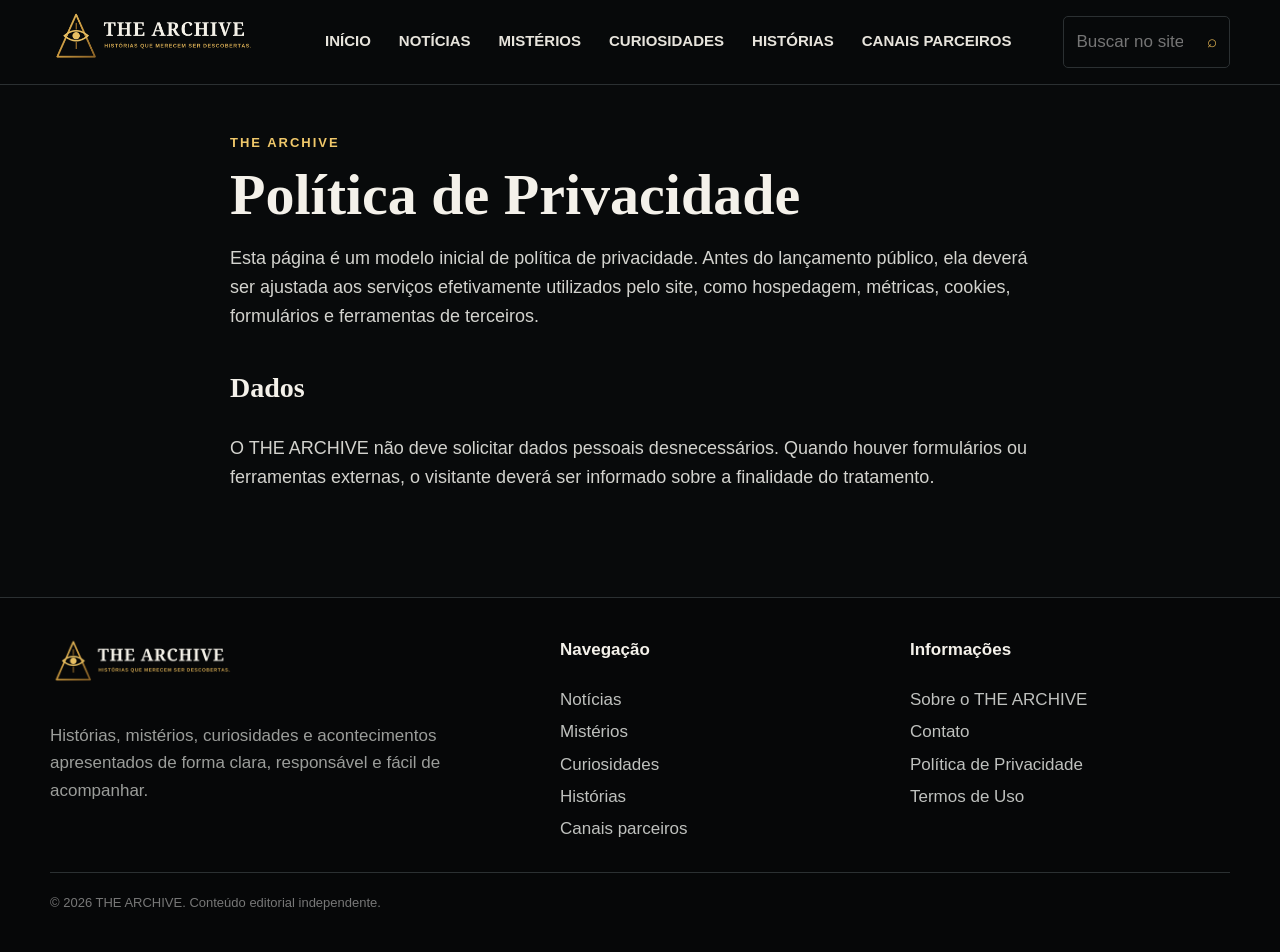
<file: privacidade.html>
<!doctype html><html lang="pt-BR"><head><meta charset="utf-8"><meta name="viewport" content="width=device-width,initial-scale=1"><meta name="description" content="THE ARCHIVE — histórias, mistérios, curiosidades e acontecimentos que merecem ser descobertos."><meta name="theme-color" content="#080a0b"><title>Política de Privacidade | THE ARCHIVE</title><link rel="icon" href="assets/icon.png"><link rel="stylesheet" href="style.css"></head><body><header class="topbar"><div class="container nav"><a class="brand" href="index.html" aria-label="THE ARCHIVE — início"><img src="assets/logo.png" alt="THE ARCHIVE — Histórias que merecem ser descobertas."></a><button class="mobile-toggle" aria-label="Abrir menu">MENU</button><nav class="menu"><a class="" href="index.html">INÍCIO</a><a class="" href="noticias.html">NOTÍCIAS</a><a class="" href="misterios.html">MISTÉRIOS</a><a class="" href="curiosidades.html">CURIOSIDADES</a><a class="" href="historias.html">HISTÓRIAS</a><a class="" href="parceiros.html">CANAIS PARCEIROS</a></nav><form class="search" onsubmit="return false"><input id="site-search" aria-label="Buscar no site" placeholder="Buscar no site..."><button aria-label="Buscar">⌕</button></form></div></header><main class="section"><div class="container article"><div class="eyebrow">THE ARCHIVE</div><h1>Política de Privacidade</h1><div class="article-body"><p>Esta página é um modelo inicial de política de privacidade. Antes do lançamento público, ela deverá ser ajustada aos serviços efetivamente utilizados pelo site, como hospedagem, métricas, cookies, formulários e ferramentas de terceiros.</p><h2>Dados</h2><p>O THE ARCHIVE não deve solicitar dados pessoais desnecessários. Quando houver formulários ou ferramentas externas, o visitante deverá ser informado sobre a finalidade do tratamento.</p></div></div></main><footer class="footer"><div class="container footer-grid"><div><img src="assets/logo.png" alt="THE ARCHIVE"><p style="color:#9b9d9a;max-width:430px">Histórias, mistérios, curiosidades e acontecimentos apresentados de forma clara, responsável e fácil de acompanhar.</p></div><div><h4>Navegação</h4><a href="noticias.html">Notícias</a><a href="misterios.html">Mistérios</a><a href="curiosidades.html">Curiosidades</a><a href="historias.html">Histórias</a><a href="parceiros.html">Canais parceiros</a></div><div><h4>Informações</h4><a href="sobre.html">Sobre o THE ARCHIVE</a><a href="contato.html">Contato</a><a href="privacidade.html">Política de Privacidade</a><a href="termos.html">Termos de Uso</a></div></div><div class="container copyright">© 2026 THE ARCHIVE. Conteúdo editorial independente.</div></footer><script src="app.js"></script></body></html>
</file>
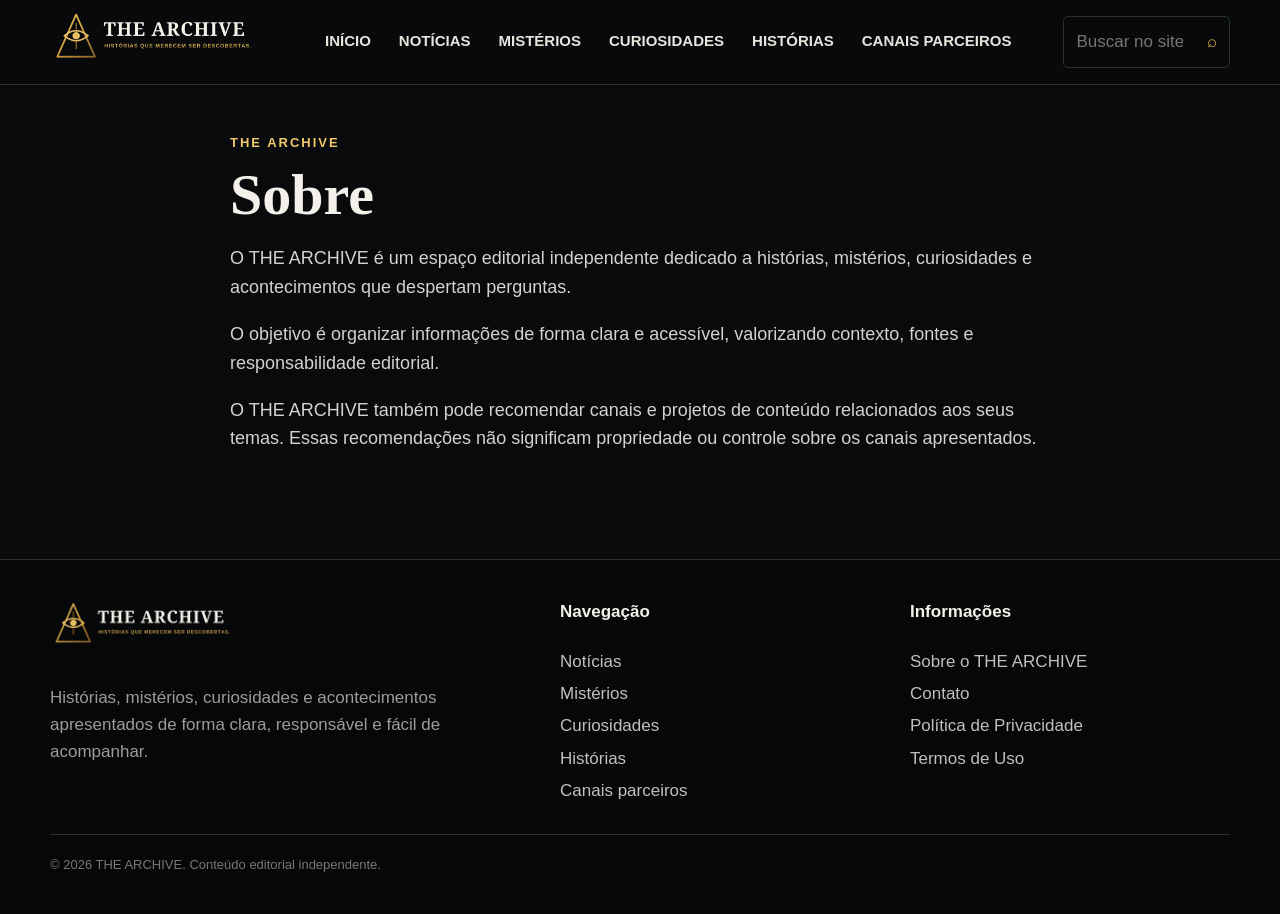
<file: sobre.html>
<!doctype html><html lang="pt-BR"><head><meta charset="utf-8"><meta name="viewport" content="width=device-width,initial-scale=1"><meta name="description" content="THE ARCHIVE — histórias, mistérios, curiosidades e acontecimentos que merecem ser descobertos."><meta name="theme-color" content="#080a0b"><title>Sobre | THE ARCHIVE</title><link rel="icon" href="assets/icon.png"><link rel="stylesheet" href="style.css"></head><body><header class="topbar"><div class="container nav"><a class="brand" href="index.html" aria-label="THE ARCHIVE — início"><img src="assets/logo.png" alt="THE ARCHIVE — Histórias que merecem ser descobertas."></a><button class="mobile-toggle" aria-label="Abrir menu">MENU</button><nav class="menu"><a class="" href="index.html">INÍCIO</a><a class="" href="noticias.html">NOTÍCIAS</a><a class="" href="misterios.html">MISTÉRIOS</a><a class="" href="curiosidades.html">CURIOSIDADES</a><a class="" href="historias.html">HISTÓRIAS</a><a class="" href="parceiros.html">CANAIS PARCEIROS</a></nav><form class="search" onsubmit="return false"><input id="site-search" aria-label="Buscar no site" placeholder="Buscar no site..."><button aria-label="Buscar">⌕</button></form></div></header><main class="section"><div class="container article"><div class="eyebrow">THE ARCHIVE</div><h1>Sobre</h1><div class="article-body"><p>O THE ARCHIVE é um espaço editorial independente dedicado a histórias, mistérios, curiosidades e acontecimentos que despertam perguntas.</p><p>O objetivo é organizar informações de forma clara e acessível, valorizando contexto, fontes e responsabilidade editorial.</p><p>O THE ARCHIVE também pode recomendar canais e projetos de conteúdo relacionados aos seus temas. Essas recomendações não significam propriedade ou controle sobre os canais apresentados.</p></div></div></main><footer class="footer"><div class="container footer-grid"><div><img src="assets/logo.png" alt="THE ARCHIVE"><p style="color:#9b9d9a;max-width:430px">Histórias, mistérios, curiosidades e acontecimentos apresentados de forma clara, responsável e fácil de acompanhar.</p></div><div><h4>Navegação</h4><a href="noticias.html">Notícias</a><a href="misterios.html">Mistérios</a><a href="curiosidades.html">Curiosidades</a><a href="historias.html">Histórias</a><a href="parceiros.html">Canais parceiros</a></div><div><h4>Informações</h4><a href="sobre.html">Sobre o THE ARCHIVE</a><a href="contato.html">Contato</a><a href="privacidade.html">Política de Privacidade</a><a href="termos.html">Termos de Uso</a></div></div><div class="container copyright">© 2026 THE ARCHIVE. Conteúdo editorial independente.</div></footer><script src="app.js"></script></body></html>
</file>
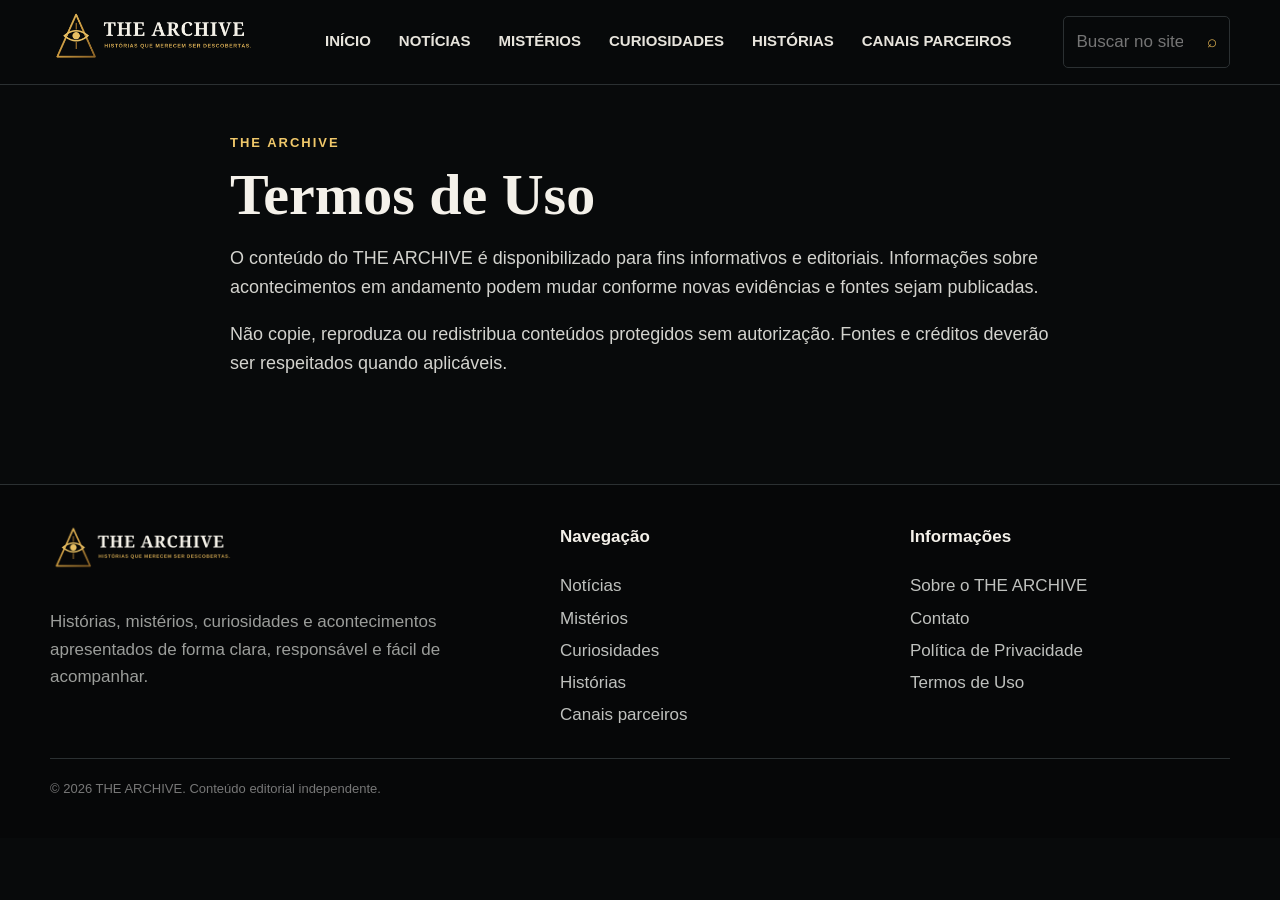
<file: termos.html>
<!doctype html><html lang="pt-BR"><head><meta charset="utf-8"><meta name="viewport" content="width=device-width,initial-scale=1"><meta name="description" content="THE ARCHIVE — histórias, mistérios, curiosidades e acontecimentos que merecem ser descobertos."><meta name="theme-color" content="#080a0b"><title>Termos de Uso | THE ARCHIVE</title><link rel="icon" href="assets/icon.png"><link rel="stylesheet" href="style.css"></head><body><header class="topbar"><div class="container nav"><a class="brand" href="index.html" aria-label="THE ARCHIVE — início"><img src="assets/logo.png" alt="THE ARCHIVE — Histórias que merecem ser descobertas."></a><button class="mobile-toggle" aria-label="Abrir menu">MENU</button><nav class="menu"><a class="" href="index.html">INÍCIO</a><a class="" href="noticias.html">NOTÍCIAS</a><a class="" href="misterios.html">MISTÉRIOS</a><a class="" href="curiosidades.html">CURIOSIDADES</a><a class="" href="historias.html">HISTÓRIAS</a><a class="" href="parceiros.html">CANAIS PARCEIROS</a></nav><form class="search" onsubmit="return false"><input id="site-search" aria-label="Buscar no site" placeholder="Buscar no site..."><button aria-label="Buscar">⌕</button></form></div></header><main class="section"><div class="container article"><div class="eyebrow">THE ARCHIVE</div><h1>Termos de Uso</h1><div class="article-body"><p>O conteúdo do THE ARCHIVE é disponibilizado para fins informativos e editoriais. Informações sobre acontecimentos em andamento podem mudar conforme novas evidências e fontes sejam publicadas.</p><p>Não copie, reproduza ou redistribua conteúdos protegidos sem autorização. Fontes e créditos deverão ser respeitados quando aplicáveis.</p></div></div></main><footer class="footer"><div class="container footer-grid"><div><img src="assets/logo.png" alt="THE ARCHIVE"><p style="color:#9b9d9a;max-width:430px">Histórias, mistérios, curiosidades e acontecimentos apresentados de forma clara, responsável e fácil de acompanhar.</p></div><div><h4>Navegação</h4><a href="noticias.html">Notícias</a><a href="misterios.html">Mistérios</a><a href="curiosidades.html">Curiosidades</a><a href="historias.html">Histórias</a><a href="parceiros.html">Canais parceiros</a></div><div><h4>Informações</h4><a href="sobre.html">Sobre o THE ARCHIVE</a><a href="contato.html">Contato</a><a href="privacidade.html">Política de Privacidade</a><a href="termos.html">Termos de Uso</a></div></div><div class="container copyright">© 2026 THE ARCHIVE. Conteúdo editorial independente.</div></footer><script src="app.js"></script></body></html>
</file>
<file: style.css>
:root{--bg:#080a0b;--panel:#111416;--panel2:#15191b;--line:#2b3032;--text:#f4f1ea;--muted:#a8aaa8;--gold:#d5a94e;--gold2:#f0c86a;--max:1180px}
*{box-sizing:border-box}html{scroll-behavior:smooth}body{margin:0;background:var(--bg);color:var(--text);font-family:Arial,Helvetica,sans-serif;font-size:17px;line-height:1.6}a{color:inherit;text-decoration:none}button,input{font:inherit}.container{width:min(calc(100% - 40px),var(--max));margin:auto}.topbar{position:sticky;top:0;z-index:50;background:rgba(8,10,11,.97);border-bottom:1px solid var(--line)}.nav{min-height:84px;display:flex;align-items:center;gap:28px}.brand{display:flex;align-items:center;flex:0 0 auto}.brand img{width:235px;height:auto;display:block}.menu{display:flex;align-items:center;gap:4px;margin-left:auto}.menu a{padding:28px 12px;color:#e7e4dc;font-size:15px;font-weight:700;white-space:nowrap;border-bottom:3px solid transparent}.menu a:hover,.menu a.active{color:var(--gold2);border-color:var(--gold)}.search{margin-left:12px;width:210px;display:flex;border:1px solid var(--line);border-radius:5px;overflow:hidden}.search input{width:100%;background:transparent;border:0;color:#fff;padding:11px 12px;outline:0}.search button{background:transparent;color:var(--gold);border:0;padding:0 12px;cursor:pointer}.mobile-toggle{display:none;background:transparent;border:1px solid var(--line);color:#fff;padding:10px 13px;border-radius:5px}.hero{min-height:410px;display:flex;align-items:center;position:relative;overflow:hidden;border-bottom:1px solid var(--line);background:linear-gradient(90deg,rgba(4,6,7,.98) 0%,rgba(4,6,7,.86) 38%,rgba(4,6,7,.35) 75%,rgba(4,6,7,.85)),url('https://images.unsplash.com/photo-1500530855697-b586d89ba3ee?auto=format&fit=crop&w=1800&q=80') center/cover}.hero-content{max-width:650px;padding:70px 0}.eyebrow{color:var(--gold2);font-size:13px;letter-spacing:2px;font-weight:800;text-transform:uppercase}.hero h1{font-family:Georgia,serif;font-size:clamp(38px,5vw,66px);line-height:1.04;margin:12px 0 18px}.hero p{color:#d4d4d0;max-width:620px;font-size:19px}.btn{display:inline-flex;align-items:center;justify-content:center;min-height:48px;padding:0 20px;border-radius:3px;font-weight:800;font-size:14px;border:1px solid var(--gold);background:var(--gold);color:#090a0a}.btn:hover{background:var(--gold2)}.btn.ghost{background:transparent;color:var(--gold2)}.section{padding:48px 0}.section-head{display:flex;justify-content:space-between;align-items:end;border-bottom:1px solid var(--line);padding-bottom:13px;margin-bottom:24px}.section-head h2{font-family:Georgia,serif;font-size:30px;margin:0}.section-head a{font-size:14px;color:var(--gold2);font-weight:700}.grid{display:grid;grid-template-columns:repeat(3,1fr);gap:20px}.card{background:var(--panel);border:1px solid var(--line);border-radius:4px;overflow:hidden}.card-img{height:190px;background-size:cover;background-position:center}.card-body{padding:18px}.tag{font-size:12px;color:var(--gold2);font-weight:800;letter-spacing:1px;text-transform:uppercase}.card h3{font-family:Georgia,serif;font-size:22px;line-height:1.2;margin:8px 0}.meta{color:var(--muted);font-size:13px}.card p{color:#c1c3c0;margin:8px 0 0}.layout{display:grid;grid-template-columns:1fr 330px;gap:28px}.list{display:grid;gap:15px}.list-item{display:grid;grid-template-columns:180px 1fr;gap:18px;padding:15px;background:var(--panel);border:1px solid var(--line);border-radius:4px}.list-item .card-img{height:130px}.sidebar{background:var(--panel);border:1px solid var(--line);padding:20px;height:max-content}.sidebar h3{font-family:Georgia,serif;margin-top:0}.side-link{padding:14px 0;border-top:1px solid var(--line)}.side-link strong{display:block}.categories{display:grid;grid-template-columns:repeat(4,1fr);gap:16px}.cat{min-height:150px;padding:22px;background:linear-gradient(135deg,#171b1d,#0e1011);border:1px solid var(--line);border-left:4px solid var(--gold);display:flex;flex-direction:column;justify-content:end}.cat h3{font-family:Georgia,serif;font-size:24px;margin:0}.cat p{margin:5px 0 0;color:var(--muted);font-size:15px}.partners{display:grid;grid-template-columns:1fr 1fr;gap:18px}.partner{display:flex;align-items:center;gap:18px;background:var(--panel);border:1px solid var(--line);padding:18px}.partner img{width:150px;height:90px;object-fit:cover;background:#090909}.partner h3{margin:0;font-family:Georgia,serif}.partner p{margin:3px 0 12px;color:var(--muted);font-size:15px}.partner .btn{min-height:42px;font-size:12px}.article{max-width:820px;margin:auto}.article h1{font-family:Georgia,serif;font-size:clamp(36px,5vw,58px);line-height:1.08;margin:10px 0 15px}.article-lead{font-size:20px;color:#d0d0cc}.article-cover{width:100%;height:430px;object-fit:cover;margin:25px 0;border:1px solid var(--line)}.article-body p{font-size:18px;color:#d3d3ce}.article-body h2{font-family:Georgia,serif;font-size:28px;margin-top:35px}.sources{border-left:3px solid var(--gold);background:var(--panel);padding:18px 20px;margin-top:35px}.sources h3{margin-top:0}.notice{background:#121619;border:1px solid var(--line);padding:14px 16px;color:#c8c9c6;font-size:14px;margin-bottom:20px}.footer{border-top:1px solid var(--line);margin-top:40px;padding:38px 0;background:#060708}.footer-grid{display:grid;grid-template-columns:1.5fr 1fr 1fr;gap:30px}.footer img{width:210px}.footer h4{margin-top:0}.footer a{color:#bfc1be;display:block;margin:5px 0}.copyright{border-top:1px solid var(--line);margin-top:25px;padding-top:20px;color:#777;font-size:13px}.empty{padding:45px;text-align:center;border:1px dashed var(--line);color:var(--muted)}
@media(max-width:1050px){.menu a{padding:28px 7px;font-size:13px}.search{width:170px}.brand img{width:210px}}
@media(max-width:820px){body{font-size:16px}.container{width:min(calc(100% - 28px),var(--max))}.nav{min-height:70px;justify-content:space-between}.brand img{width:190px}.mobile-toggle{display:block}.menu{display:none;position:absolute;top:70px;left:0;right:0;background:#090b0c;border-bottom:1px solid var(--line);padding:8px 14px;flex-direction:column;align-items:stretch}.menu.open{display:flex}.menu a{padding:12px 10px;border-bottom:1px solid #202426}.search{display:none}.hero{min-height:500px}.hero-content{padding:55px 0}.hero h1{font-size:43px}.grid,.categories,.partners,.layout,.footer-grid{grid-template-columns:1fr}.list-item{grid-template-columns:120px 1fr}.list-item .card-img{height:100px}.article-cover{height:280px}}
@media(prefers-reduced-motion:reduce){html{scroll-behavior:auto}}
</file>
